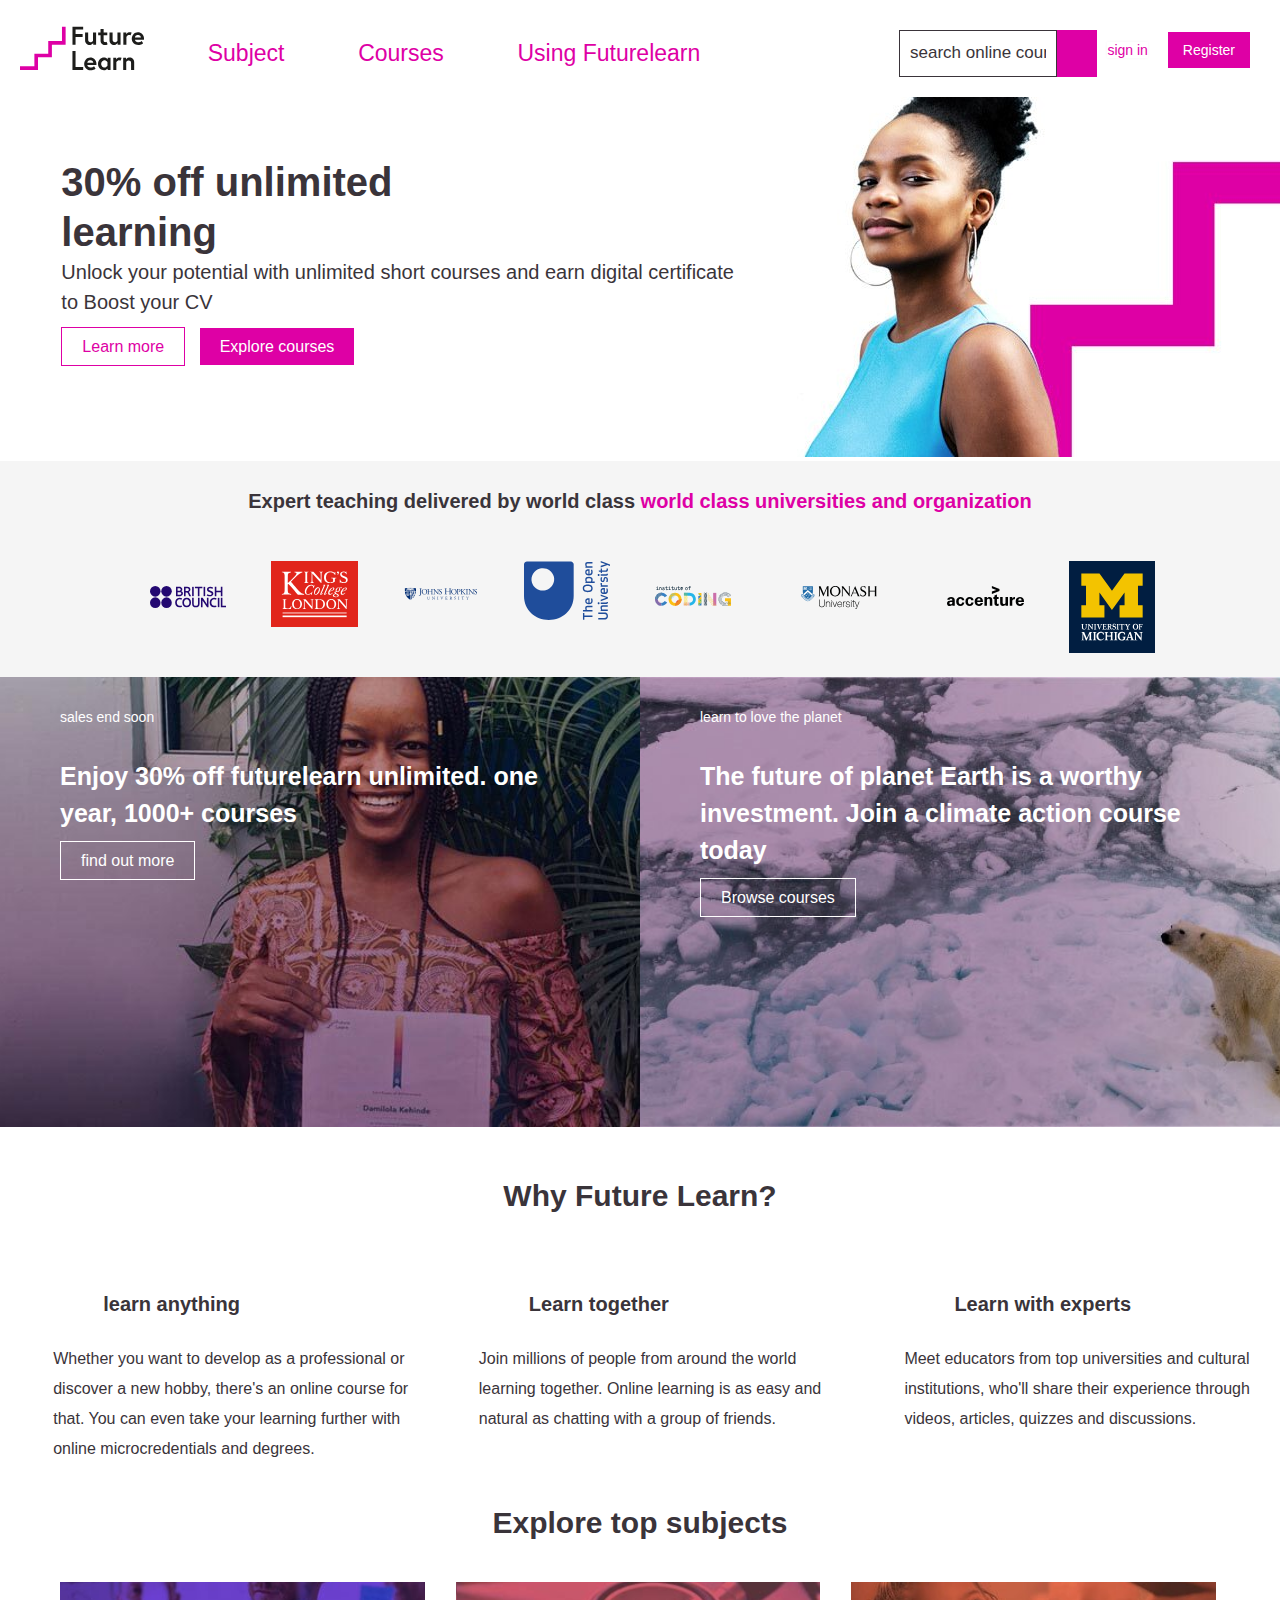
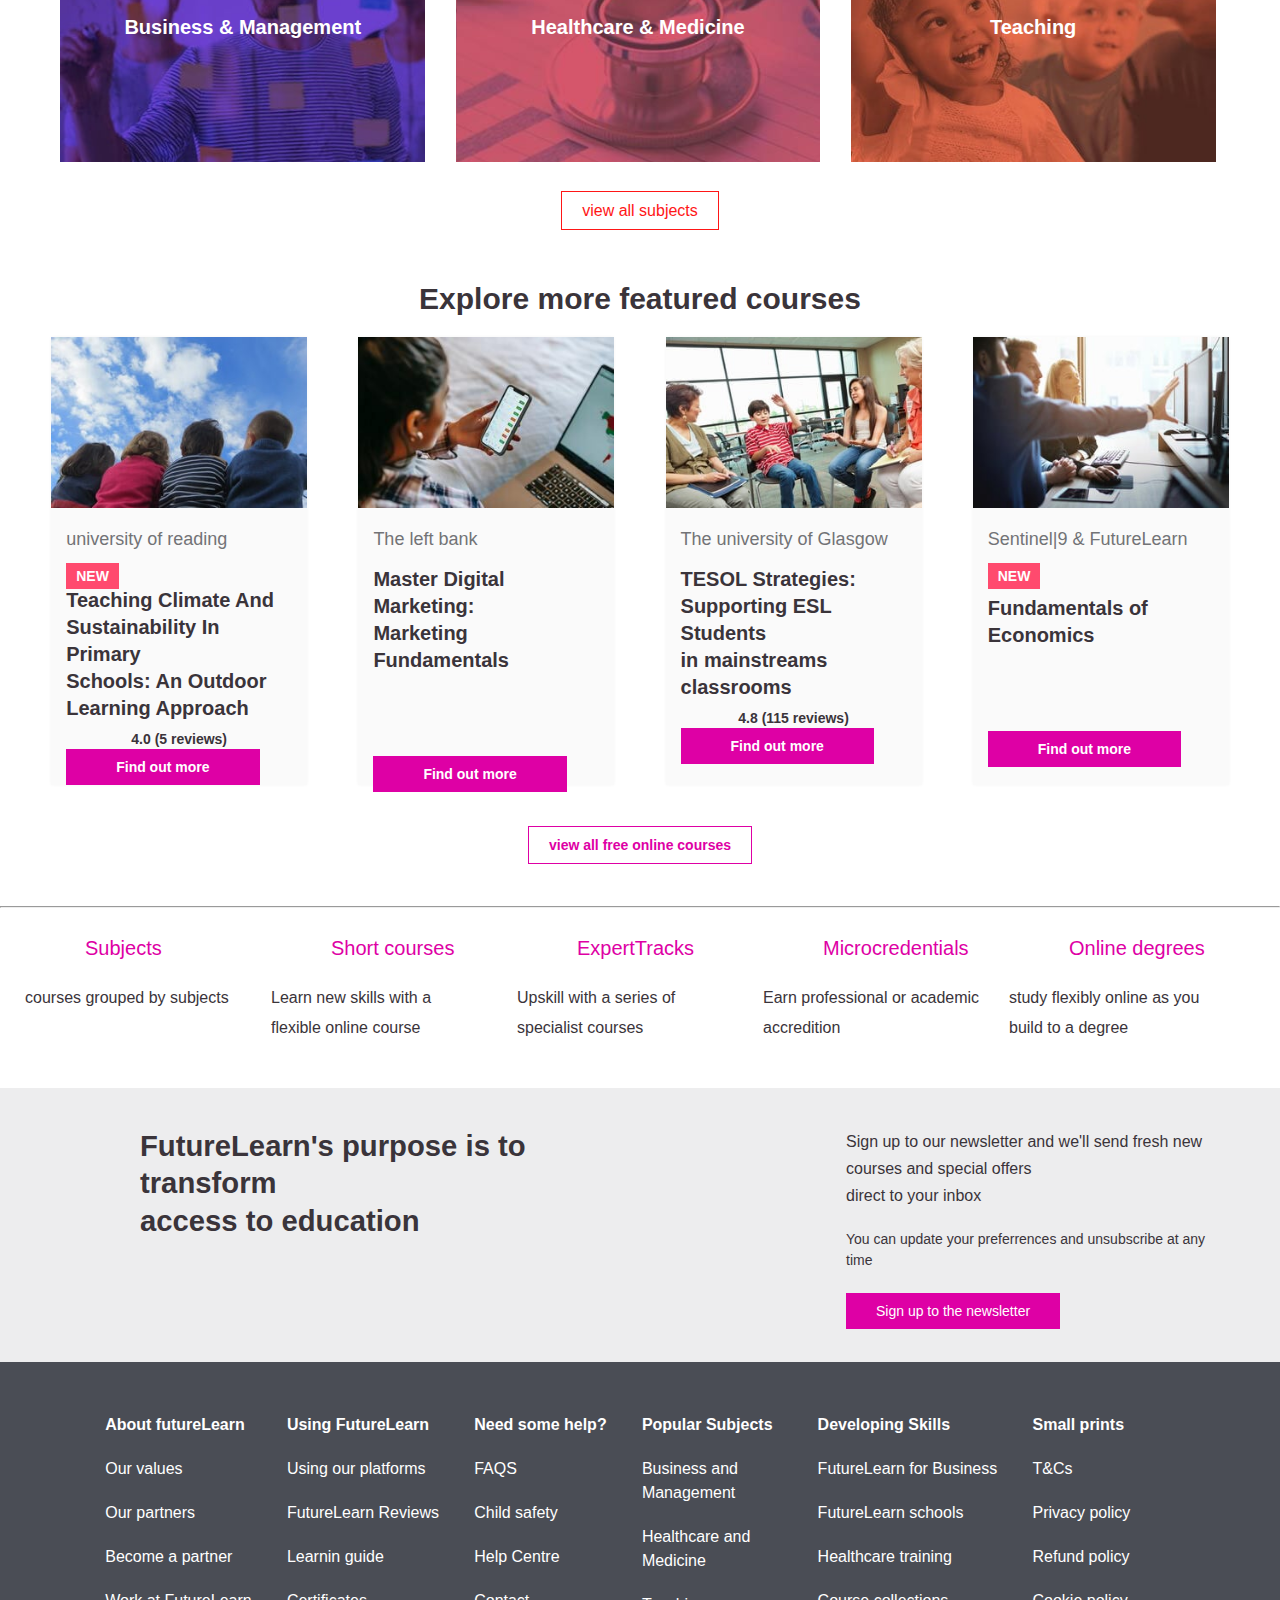
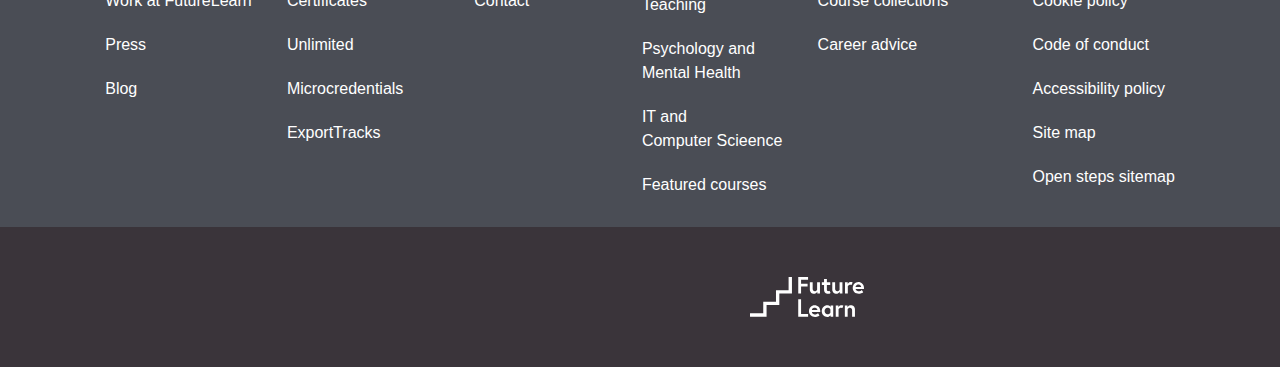
<file: index.html>
<!DOCTYPE html>
<html lang="en">
<head>
    <meta charset="UTF-8">
    <meta http-equiv="X-UA-Compatible" content="IE=edge">
    <meta name="viewport" content="width=device-width, initial-scale=1.0">
    <title>future learn</title>
    <link rel="stylesheet" href="./future.css">
</head>
<body>
     <section class="first">
         <nav class="navbar">
           <img src="./image/fl_logo-f9d7f37a61915a2fbf8a26cbb285fed0.svg" alt="" class="picture">
           <div class="toggle"></div>
           <ul class="navlist">
                <li class="navitem"><a href="#" class="navlink">Subject</a></li>
                <li class="navitem"><a href="#" class="navlink">Courses</a></li>
                <li class="navitem"><a href="#" class="navlink">Using Futurelearn</a></li>
           </ul>
           <ul class="navlist2">
              <div class="form"> 
                <input type="text" class="input" placeholder="search online courses">
                <button></button>
               </div>
             <li class="navitem"><a href="#" class="navlink2">sign in</a></li>
             <li class="navitem"><a href="#" class="navlink3">Register</a></li>
           </ul>
         </nav>
         <div class="ok">
           <div class="text1">
             <h2 class="we">30% off unlimited learning</h2>
             <p class="us">Unlock your potential with unlimited short courses and earn digital certificate<br> to Boost your CV</p>
             <a href="#" class="button">Learn more</a>
             <a href="#" class="button1">Explore courses</a>
           </div>
            <div class="girl">
                <img src="./image/billboard-homepage-600-e5464f06093c9fb26dfa8fd1c57c0344.jpg" alt="">
            </div> 
         </div>

         <div class="part2">
             <h4 class="ex">Expert teaching delivered by world class<span class="world"> world class universities and organization</span></h4>
            <div class="to"> 
              <div class="partyi">
                 <img src="./image/british.svg" alt="">
              </div>
              <div class="part">
              <img src="./image/kingscollege.svg" alt="">
              </div>
               <div class="partyi">
                 <img src="./image/john uni.svg" alt="">
               </div>
                 <div class="part">
                   <img src="./image/open university.svg" alt="">
                 </div>
                   <div class="partyi">
                      <img src="./image/coding.svg" alt="">
                   </div>
                       <div class="partyi">
                         <img src="./image/monash uni.svg" alt="">
                       </div>
                          <div class="partyi">
                             <img src="./image/accenture.svg" alt="">
                          </div>
                              <div class="part">
                                <img src="./image/michigan.svg" alt="">
                             </div>
                            </div>
         </div>

         <div class="background">
             <div class="bg1">
                <p class="sales">sales end soon</p>
                <h3 class="enjoy">Enjoy 30% off futurelearn unlimited. one<br> year, 1000+ courses</h3>
                <a href="#" class="btn1">find out more</a>
             </div>
             <div class="bg2">
                 <p class="sales">learn to love the planet</p>
                 <h3 class="enjoy">The future of planet Earth is a worthy<br> investment. Join a climate action course<br> today</h3>
                 <a href="#" class="btn1">Browse courses</a>
             </div>
         </div>

             <div class="mixed">
               <h2 class="why">Why Future Learn?</h2> 
               <div class="mixed2"> 
                    <div class="box2">
                      <h4 class="anything">learn anything</h4>
                        <p class="lisa">Whether you want to develop as a professional or<br>discover a new hobby, there's an online course for<br> that. You can even take your learning further with<br> online microcredentials and degrees.</p>
                    </div>
                      <div class="box2">
                      <h4 class="anything">Learn together</h4>
                        <p class="lisa">Join millions of people from around the world<br> learning together. Online learning is as easy and<br> natural as chatting with a group of friends.</p>
                    </div>
                      <div class="box2">
                         <h4 class="anything">Learn with experts</h4>
                           <p class="lisa">Meet educators from top universities and cultural<br> institutions, who'll share their experience through<br> videos, articles, quizzes and discussions.</p>
                     </div>
                    </div>
    
     <div class="subject">
         <h2 class="top">Explore top subjects</h2>
            <div class="subject2"> 
              <div class="bg3">
                 <h3 class="health">Business & Management</h3>
                     </div>
                        <div class="bg4">
                           <h3 class="health">Healthcare & Medicine</h3>
                               </div>
                                   <div class="bg5">
                                      <h3 class="health">Teaching</h3>
                                    </div>
                                  </div>
                 <div class="view">
                    <a href="#" class="btn2">view all subjects</a>
                        </div>
                                <h2 class="more">Explore more featured courses</h2>
                              <div class="bigbox">
                                 <div class="box4">
                                    <img src="./image/reading.jpg" alt="">
                                     <h3 class="of">university of reading</h3>
                                       <a href="#" class="btnnew">NEW</a>
                                         <p class="apro">Teaching Climate And<br> Sustainability In Primary<br> Schools: An Outdoor<br> Learning Approach</p>
                                             <p class="rev">4.0 (5 reviews)</p>
                                                <a href="#" class="btnfind">Find out more</a>
                                            </div>
                                                <div class="box4">
                                                  <img src="./image/bank.jpg" alt="">
                                                    <h3 class="of">The left bank</h3>
                                                       <p class="apro2">Master Digital Marketing:<br> Marketing Fundamentals</p>
                                                         <a href="#" class="btnfind2">Find out more</a>
                                                  </div>
                                                  <div class="box4">
                                                    <img src="./image/glasgow.jpg" alt="">
                                                     <h3 class="of">The university of Glasgow</h3>
                                                         <p class="apro">TESOL Strategies:<br> Supporting ESL Students<br> in mainstreams<br> classrooms</p>
                                                             <p class="rev2">4.8 (115 reviews)</p>
                                                                <a href="#" class="btnfind">Find out more</a>
                                                            </div> 
                                                     
                                                            <div class="box4">
                                                              <img src="./image/sentinel.jpg" alt="">
                                                               <h3 class="of">Sentinel|9 & FutureLearn</h3>
                                                                 <a href="#" class="btnnew">NEW</a>
                                                                   <p class="apro2">Fundamentals of<br> Economics</p>
                                                                          <a href="#" class="btnfind2">Find out more</a>
                                                                      </div>
                                                             </div>
                                                         <div class="hp"> 
                                                           <a href="#" class="btnfree">view all free online courses</a>
                                                           </div> 
                                                     </div>





                                                    <hr>                                              
 <div class="micro">
      <div class="micro2">
         <a href="#" class="textmicro">Subjects</a>
          <p class="spe">courses grouped by subjects</p>
      </div>

        <div class="micro2">
          <a href="#" class="textmicro">Short courses</a>
            <p class="spe">Learn new skills with a<br> flexible online course</p>
         </div>

 <div class="micro2">
   <a href="#" class="textmicro">ExpertTracks</a>
    <p class="spe">Upskill with a series of<br> specialist courses</p>
 </div>

       <div class="micro2">
         <a href="#" class="textmicro">Microcredentials</a>
           <p class="spe">Earn professional or academic<br> accredition</p>
            </div>

              <div class="micro2">
               <a href="#" class="textmicro">Online degrees</a>
                <p class="spe">study flexibly online as you<br> build to a degree</p>
              </div>
           </div>

           <div class="down1">
              <div class="purpose">
                 <h3>FutureLearn's purpose is to transform<br> access to education</h3>
              </div>
              <div class="purpose2">
                <h3 class="inbox">Sign up to our newsletter and we'll send fresh new courses and special offers<br> direct to your inbox</h3>
                <p class="pref">You can update your preferrences and unsubscribe at any time</p>
                  <a href="#" class="btnletter">Sign up to the newsletter</a>
               </div>
           </div>

<div class="down2">
     <div class="down3">
       <h4 class="abt">About futureLearn</h4>
        <ul>
           <li class="list">Our values</li>
            <li class="list">Our partners</li>
             <li class="list">Become a partner</li>
              <li class="list">Work at FutureLearn</li>
               <li class="list">Press</li>
                 <li class="list">Blog</li>
                   </ul>
           </div>
<div class="down3">
      <h4 class="abt">Using FutureLearn</h4>
        <ul>
           <li class="list">Using our platforms</li>
           <li class="list">FutureLearn Reviews</li>
           <li class="list">Learnin guide</li>
           <li class="list">Certificates</li>
           <li class="list">Unlimited</li>
           <li class="list">Microcredentials</li>
           <li class="list">ExportTracks</li>
        </ul>
</div>
   <div class="down3">
       <h4 class="abt">Need some help?</h4>
         <ul>
            <li class="list">FAQS</li>
            <li class="list">Child safety</li>
            <li class="list">Help Centre</li>
            <li class="list">Contact</li>
         </ul>
   </div>
  <div class="down3">
     <h4 class="abt">Popular Subjects</h4>
       <ul>
          <li class="list">Business and<br> Management</li>
          <li class="list">Healthcare and<br> Medicine</li>
          <li class="list">Teaching</li>
          <li class="list">Psychology and<br> Mental Health</li>
          <li class="list">IT and<br> Computer Scieence</li>
          <li class="list">Featured courses</li>
       </ul>
  </div> 
<div class="down3">
    <h4 class="abt">Developing Skills</h4>
      <ul>
         <li class="list">FutureLearn for Business</li>
         <li class="list">FutureLearn schools</li>
         <li class="list">Healthcare training</li>
         <li class="list">Course collections</li>
         <li class="list">Career advice</li>
      </ul>
</div>
<div class="down3">
  <h4 class="abt">Small prints</h4>
    <ul>
       <li class="list">T&Cs</li>
       <li class="list">Privacy policy</li>
       <li class="list">Refund policy</li>
       <li class="list">Cookie policy</li>
       <li class="list">Code of conduct</li>
       <li class="list">Accessibility policy</li>
       <li class="list">Site map</li>
       <li class="list">Open steps sitemap</li>
    </ul>
</div>
</div>

<div class="end">
     <div class="end2">
        <img src="./image/fl_logo_white-c86983d79b501de26c75ace66661985d.svg" alt="">
     </div>
</div>


            </div>


       
     
     
     
     
     
     
        </section>

</body>
</html>
</file>
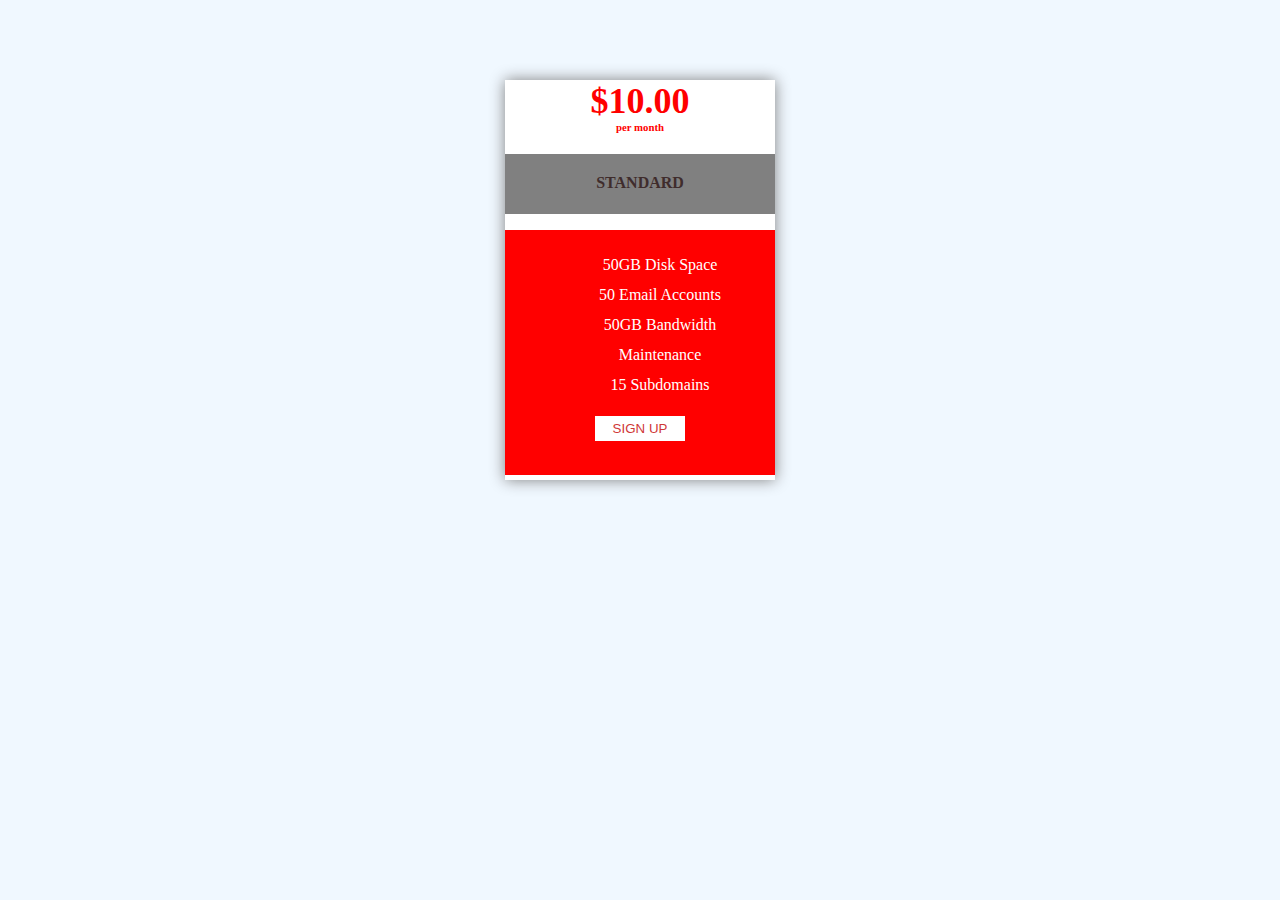
<file: image/card.html>
<!DOCTYPE html>
<html lang="en">
<head>
    <meta charset="UTF-8">
    <meta http-equiv="X-UA-Compatible" content="IE=edge">
    <meta name="viewport" content="width=device-width, initial-scale=1.0">
    <title>paymentcard</title>
    <link rel="stylesheet" href="./Card.css">
</head>
<body>
    <section class="section">
        <div class="container">
            <div action="" class="card">
                <div class="payment"> 
                    <h1>$10.00</h1> 
                </div>
                <div class="payment2">
                    <h5>per month</h5>
                </div>
                  <div class="text">
                      <h4 class="text2">STANDARD</h4>
                  </div>
                  <div class="list">
                      <ul>
                          <li class="disk">50GB Disk Space</li>
                          <li class="email">50 Email Accounts</li>
                          <li class="band">50GB Bandwidth</li>
                          <li class="main">Maintenance</li>
                          <li class="sub">15 Subdomains</li>
                      </ul>
                      <button class="sign">SIGN UP</button>
                  </div>

        </div>
        </div>
    </section>
</body>
</html>
</file>
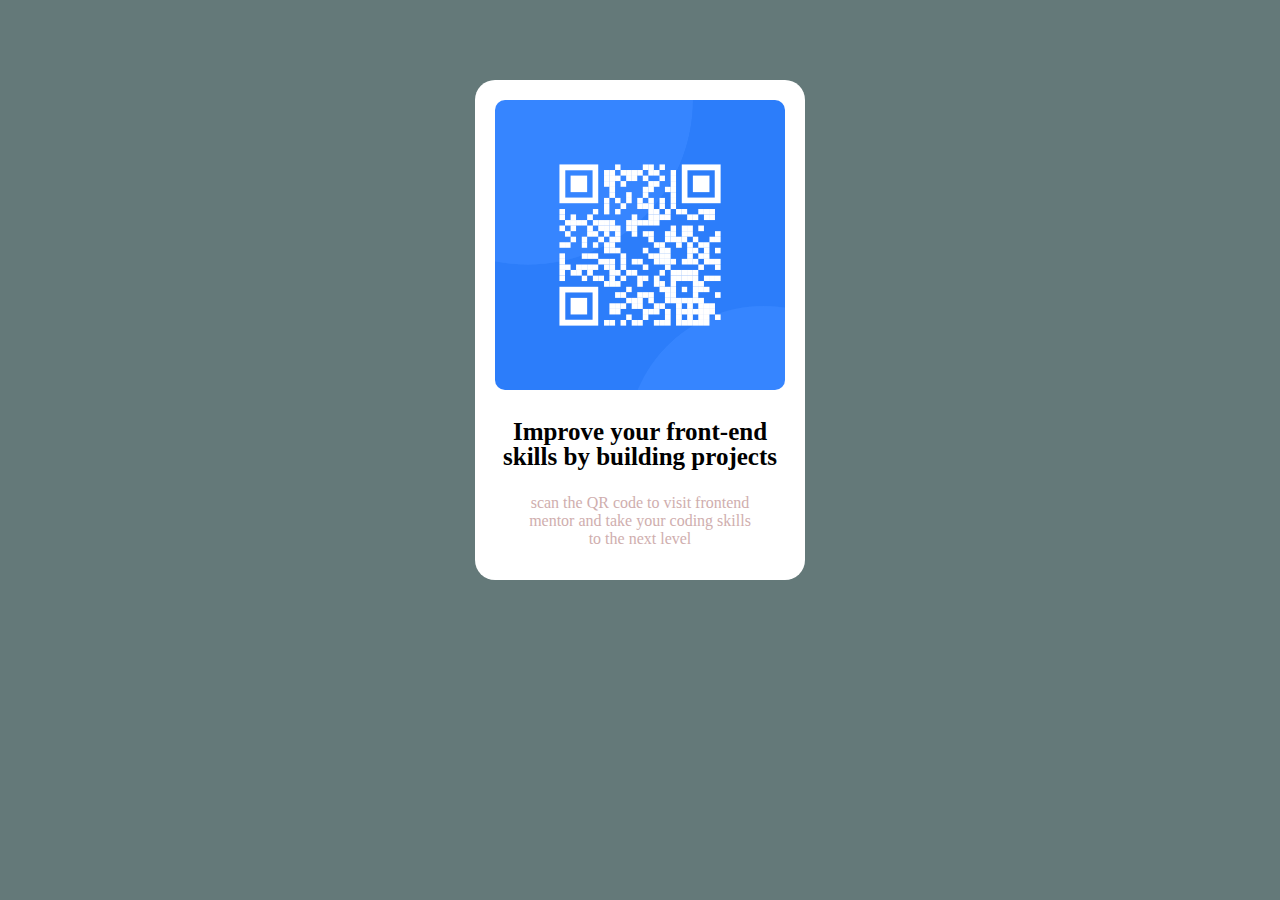
<file: image/qrcode.html>
<!DOCTYPE html>
<html lang="en">
<head>
    <meta charset="UTF-8">
    <meta http-equiv="X-UA-Compatible" content="IE=edge">
    <meta name="viewport" content="width=device-width, initial-scale=1.0">
    <title>qrcode</title>
    <link rel="stylesheet" href="./qrcode.css">
</head>
<body>
    <section class="section">
        <div class="container">
            <div action="" class="allsection">
                <img src="./image-qr-code.png">
                
               <h3 class="head">Improve your front-end skills by building projects</h3>
                <p class="text">scan the QR code to visit frontend<br>mentor and take your coding skills<br>to the next level</p> 
            </div>
        </div>
    </section>





</body>
</html>
</file>
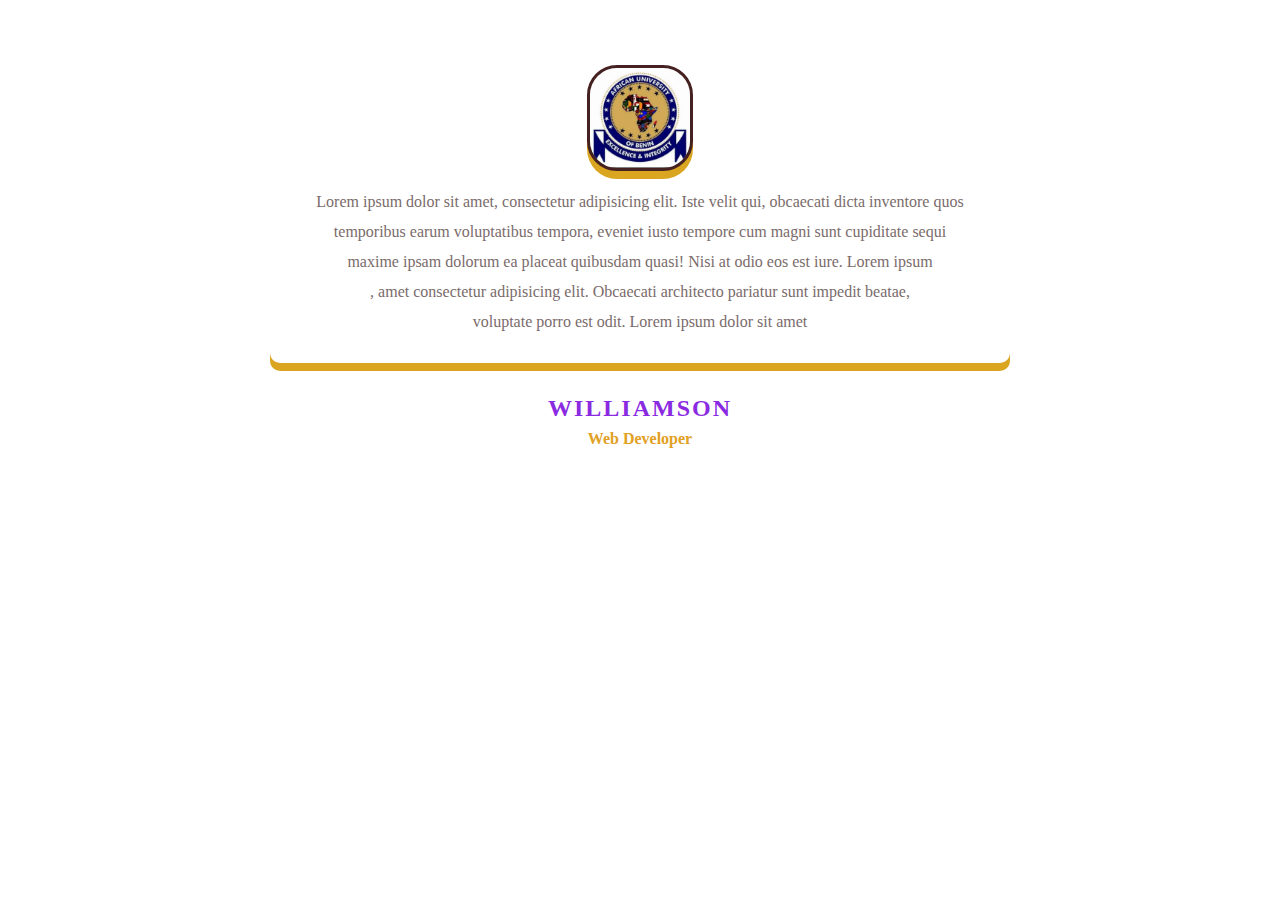
<file: image/testimonial.html>
<!DOCTYPE html>
<html lang="en">
<head>
    <meta charset="UTF-8">
    <meta http-equiv="X-UA-Compatible" content="IE=edge">
    <meta name="viewport" content="width=device-width, initial-scale=1.0">
    <title>Document</title>
    <link rel="stylesheet" href="./testimonial.css">
</head>
<body>
    <section class="section">
        <div class="everybody">
        <div class="container">
            <div class="general">
            <div class="pic">
                <img src="./AUB LOGO - Copy.jpg">
            </div>
            <p class="lorem">Lorem ipsum dolor sit amet, consectetur adipisicing elit. Iste velit qui, obcaecati dicta inventore quos temporibus earum voluptatibus tempora, eveniet iusto tempore cum magni sunt cupiditate sequi <br> maxime ipsam dolorum ea placeat quibusdam quasi! Nisi at odio eos est iure. Lorem ipsum  <br>, amet consectetur adipisicing elit. Obcaecati architecto pariatur sunt impedit beatae, <br> voluptate porro est odit. Lorem ipsum dolor sit amet  </p>
        </div>
         </div>
         <div class="title">
             <h2 class="name">WILLIAMSON</h2>
         <h4 class="course">Web Developer</h4>
         </div>
        </div>
   </section>
</file>
<file: future.css>
*{
    margin: 0;
    padding: 0;
    box-sizing: border-box;
    font-family: Europa, "Helvetica Neue", Arial, sans-serif
}
.navbar{
    width: 100%;
    background: white;
    padding: 20px 20px;
    display: flex;
    flex-direction: row;
    flex-wrap: wrap;
    justify-content: space-between;
}
.picture{
    width: 10%;
    cursor: pointer;
}
.navlist{
    width: 50%;
    list-style: none;
    display: flex;
    justify-content: space-evenly;
    margin-top: 10px;
    font-size: 23px;
    /* padding-left: 10px; */
    
}
.navlink:hover{
    color: rgb(45, 62, 248);
}
.navlist2{
    width: 40%;
    list-style: none;
    justify-content: flex-end;
    margin-top: 10px;
    display: flex;
}
.navlink{
    text-decoration: none;
    color: #DE00A5;
    transition: all, 1s linear;
}
.navitem{
    padding: 10px;
}.navlink2{
    text-decoration: none;
    color: #DE00A5;
    box-shadow: 0 0 0.2rem whitesmoke;
    font-size: 14px;
    line-height: 21px;
    transition: all, 1s linear;
}
.navlink2:hover{
    color: rgb(45, 62, 248);
}
.navlink3{
    text-decoration: none;
    color: white;
    font-size: 14px;
    line-height: 21px;
    background: #DE00A5;
    padding: 10px 15px;
    transition: all, 1s linear;
}
.navlink3:hover{
    background: rgb(45, 62, 258);
}
.form{
    display: flex;
    width: 40%;
}
.form ::placeholder{
    font-size: 17px;
    color: rgb(58, 52, 58);
}

.input{
    width: 100%;
    padding: 10px; 
    border: 1px solid rgb(58, 52, 58);
}
.form button{
    background-color: #DE00A5;
    padding-left: 20px;
    padding-right: 20px;
    border: none;
    cursor: pointer;
}
.form button:hover{
    background-color: rgb(45, 62, 248);
}
.toggle{
    display: none;
}
/* media query for navbar */
@media(max-width: 576px){
   .navbar{
       flex-direction: column;
   }  
   .navlist{
       display: none;
   }
   .form{
       display: none;
   }
   .navlink2{
       display: none;
   }
}

.ok{
    background: white;
    display: flex;
    flex-direction: row;
    flex-wrap: wrap;
    /* padding: 10px; */
    width: 100%;
    justify-content: space-around;
}
.we{
    width: 60%;
    justify-content: flex-start;
    margin-left: 50px;
    padding-top: 60px;
    font-size: 40px;
    line-height: 50px;
    color: rgb(58, 52, 58);
}
.us{
    margin-left: 50px;
    font-size: 20px;
    line-height: 30px;
    color: rgb(58, 52, 58);

}
.girl{
    width: 40%;
}
.button{
    font-size: 16px;
    text-decoration: none;
    line-height: 60px;
    color: #DE00A5;
    background: white;
    border: 1px solid #DE00A5;
    margin-left: 50px;
    transition: all, 1s linear;
    padding: 10px 20px;
}
.button:hover{
    color: rgb(45, 62, 248);
    border: 1px solid rgb(45, 62, 258);
}
.button1{
    font-size: 16px;
    text-decoration: none;
    line-height: 60px;
    color: white;
    padding: 10px 20px;
    background: #DE00A5;
    margin: 10px;
    transition: all, 1s linear;
}
.button1:hover{
    background: rgb(45, 62, 248);
}
.part2{
    background: whitesmoke;
    width: 100%;
}
.world{
     color: #DE00A5;
     cursor: pointer;
     transition: all, 1s linear;
     font-size: 20px;
     line-height: 30px;
}
.world:hover{
    color: rgb(45, 62, 248);
}
.ex{
    text-align: center;
    color: rgb(58, 52, 58);
    font-size: 20px;
    line-height: 30px;
    padding: 25px;
}
.to{
    width: 100%;
    display: flex;
    flex-direction: row;
    flex-wrap: wrap;
    justify-content: center;
    padding: 10px 50px;
}
.part{
    width: 9%;
    padding: 10px;
    cursor: pointer;
}
.partyi{
    width: 9%;
    margin: 20px;
    padding: 15px;
    cursor: pointer;
}
.background{
    width: 100%;
    display: flex;
    flex-direction: row;
    flex-wrap: wrap;
}
.bg1{
    width: 50%;
    background: url('./image/face.jpg');
    height: 50vh;
    background-size: cover;
    background-position: bottom;
    background-attachment: scroll;
}
.bg2{
    width: 50%;
    background: url('./image/dog.jpg');
    height: 50vh;
    background-size: cover;
    background-position: bottom;
    background-attachment: scroll;
}
.sales{
    font-size: 14px;
    line-height: 21px;
    color: rgb(255, 255, 255);
    margin: 30px 60px;
}
.enjoy{
    font-size: 25px;
    line-height: 37.2px;
    color: rgb(255, 255, 255);
    margin: 20px 60px;
}
.btn1{
    text-decoration: none;
    color: rgb(255, 255, 255);
    padding: 10px 20px;
    border: 1px solid rgb(255, 255, 255);
    margin: 30px 60px;
    transition: all, 1s linear;
}
.btn1:hover{
    background: rgb(45, 62, 248);
}
.mixed2{
    background: white;
    width: 100%;
    display: flex;
    flex-direction: row;
    flex-wrap: wrap;
    justify-content: space-evenly;
}
.box2{
    width: 33%;
    
}
.why{
    font-size: 30px;
    line-height: 37.7px;
    color: rgb(58, 52, 58);
    text-align: center;
    padding: 50px 20px;

}
.anything{
    font-size: 20px;
    line-height: 20px;
    color: rgb(58, 52, 58);
    padding: 30px 20px;
    margin-left: 80px;
}
.lisa{
    font-size: 16px;
    line-height: 30px;
    color: rgb(58, 52, 58);
    margin-left: 50px;
}
.top{
    font-size: 30px;
    line-height: 37.5px;
    color: rgb(58, 52, 58);
    text-align: center;
    margin: 40px 30px;
}
.subject2{
    width: 95%;
    display: flex;
    flex-direction: row;
    flex-wrap: wrap;
    justify-content: space-evenly;
    margin: auto 30px;

}
.bg3{
    width: 30%;
    background: url(./image/business.jpg);
    height: 20vh;
    background-size: cover;
    background-position: center;
    background-attachment: scroll;
    /* margin: auto 40px; */
    /* padding: 20px 30px; */
    cursor: pointer;
}
.health{
    font-size: 20px;
    line-height: 30px;
    color: rgb(255, 255, 255);
    text-align: center;
    padding: 30px 10px;
}
.bg4{
    width: 30%;
    background: url(./image/medicine.jpg);
    height: 20vh;
    background-size: cover;
    background-position: center;
    background-attachment: scroll;
    /* padding: auto 10px; */
    cursor: pointer;
}
.bg5{
    width: 30%;
    background: url(./image/teaching.jpg);
    height: 20vh;
    background-size: cover;
    background-position: center;
    background-attachment: scroll;
    /* margin-right: 10px; */
    cursor: pointer; 
}
.btn2{
    text-decoration: none;
    color: rgb(255, 22, 22);
    border: 1px solid rgb(255, 22, 22);
    background: white;
    padding: 10px 20px;
    transition: all, 1s linear;
    
}
.btn2:hover{
    color: rgb(45, 62, 258);
    border: 1px solid rgb(45, 62, 258);
}
.view{
    text-align: center;
    margin: 40px 40px;
}
.more{
    text-align: center;
    font-size: 30px;
    line-height: 37.5px;
    color: rgb(58, 52, 58);
    padding: 20px 30px;
}
.bigbox{
    /* width: 100%; */
    display: flex;
    flex-direction: row;
    flex-wrap: wrap;
    /* padding: 10px 80px; */
    justify-content: space-evenly;
    /* margin-right: 60px; */
    /* margin-left: 60px; */
}
.box4{
    width: 20%;
    /* padding: 20px 5px; */
    /* margin-left: 20px; */
    /* margin-right: 30px; */
    cursor: pointer;
    background: #FAFAFA;
    transition: all, 1s linear;
    box-shadow: 0 0 0.2rem whitesmoke;
    
}
.box4:hover{
    background: #EDEDEE;
}

.box4 img{
    width: 100%;
}
.of{
    font-size: 18PX;
    font-weight: 400;
    line-height: 24px;
    color: rgb(114, 115, 118);
    margin: 15px 15px;
}
.btnnew{
    color: rgb(255, 255, 255);
    text-decoration: none;
    background: #FF4A6E;
    font-size: 14px;
    font-weight: 700;
    line-height: 21px;
    padding: 5px 10px;
    margin: auto 15px;
}

.apro{
    font-size: 20px;
    font-weight: 700;
    line-height: 27px;
    color: rgb(58, 52, 58);
    margin: auto 15px;
}
.apro2{
    font-size: 20px;
    font-weight: 700;
    line-height: 27px;
    color: rgb(58, 52, 58);
    margin-left: 15px;
    margin-right: 15px;
    margin-bottom: 90px;
    margin-top: 8px;
}
.rev{
    font-size: 14px;
    font-weight: 700;
    line-height: 15px;
    color: rgb(58, 52, 58);
    text-align: center;
    /* margin-bottom: 30px; */
    padding: 10px;
}
.rev2{
    font-size: 14px;
    font-weight: 700;
    line-height: 15px;
    color: rgb(58, 52, 58);
    text-align: center;
    /* margin-bottom: 30px; */
    padding: 10px;
}
.btnfind{
    text-decoration: none;
    color: rgb(255, 255, 255);
    background: #DE00A5;
    transition: all, 1s linear;
    font-size: 14px;
    font-weight: 700;
    line-height: 21px;
    padding: 10px 50px;
    margin-left: 15px;
    margin-right: 15px;
    /* margin-top: 20px; */
}
.btnfind:hover{
    background: rgb(45, 62, 258);
}
.btnfind2{
    text-decoration: none;
    color: rgb(255, 255, 255);
    background: #DE00A5;
    font-size: 14px;
    font-weight: 700;
    line-height: 21px;
    padding: 10px 50px;
    margin: auto 15px;
}
.btnfind2:hover{
    background: rgb(45, 62, 258);
}
.btnfree{
    text-decoration: none; 
    font-size: 14px;
    line-height: 21px;
    font-weight: 700;
    color: #DE00A5;
    border: 1px solid #DE00A5;
    padding: 10px 20px;
    background: white;
    transition: all, 1s linear;
}
.btnfree:hover{
    color: rgb(37, 65, 252);
    border: 1px solid rgb(37, 65, 252);
}
.hp{
    text-align: center;
    margin: 50px 40px;
}
.micro{
    display: flex;
    width: 100%;
    flex-direction: row;
    flex-wrap: wrap;
    margin: 10px auto;
    padding: 15px 25px;
    justify-content: space-evenly;
}
.micro2{
    width: 20%;
    /* padding: 25px 20px; */
    /* margin-right: 20px; */
}
.textmicro{
    text-decoration: none;
    font-size: 20px;
    line-height: 30px;
    color: #DE00A5;
    margin: 20px 20px;
    /* margin-left: 90px; */
    margin-left: 60px;
}
.textmicro:hover{
    color: rgb(37, 65, 252);
}
.spe{
    font-size: 16px;
    font-weight: 500;
    line-height: 30px;
    color: rgb(58, 52, 58);
    margin: 20px auto;
    
}
.down1{
    width: 100%;
    display: flex;
    flex-direction: row;
    flex-wrap: wrap;
    background-color: #EDEDEE;
    justify-content: space-between;
}
.purpose{
    width: 40%;
    margin: 40px 90px;
    font-size: 25px;
    font-weight: 700;
    line-height: 37.5px;
    color: rgb(58, 52, 58);
    padding-left: 50px;
}
.purpose2{
    width: 30%;
    margin: 40px 50px;
}
.inbox{
    font-size: 16px;
    font-weight: 500;
    line-height: 27px;
    color: rgb(58, 52, 58);
}
.pref{
    font-size: 14px;
    font-weight: 400;
    line-height: 21px;
    color: rgb(58, 52, 58);
    padding-top: 20px;
    padding-bottom: 30px;
}
.btnletter{
    text-decoration: none;
    color: rgb(255, 255, 255);
    background-color: #DE00A5;
    padding: 10px 30px;
    font-size: 14px;
    line-height: 21px;
    transition: all, 1s linear;
}
.btnletter:hover{
    background-color: rgb(45, 62, 248);
}
.down2{
    width: 100%;
    display: flex;
    flex-direction: row;
    flex-wrap: wrap;
    background-color: #4A4D55;
    padding: 30px 70px;
    justify-content: space-evenly;
}
.abt{
    font-size: 16px;
    font-weight: 700;
    line-height: 25px;
    color: rgb(255, 255, 255);
    margin-top: 20px;
}
.list{
    list-style: none;
    transition: all, 1s linear;
    cursor: pointer;
    color: rgb(255, 255, 255);
    font-size: 16px;
    font-weight: 400;
    line-height: 24px;
    margin-top: 20px;
}
.list:hover{
    text-decoration: underline;
}
.end{
    width: 100%;
    display: flex;
    flex-direction: row;
    flex-wrap: wrap;
    background-color: #3A343A;
    justify-content: space-evenly;
    padding-left: 90px;
}
.end2{
    display: flex;
    width: 30%;
    flex-direction: row;
    flex-wrap: wrap;
    justify-content: flex-end;
    margin: 50px auto;
    /* padding-right: 30px; */
    cursor: pointer;
}
</file>
<file: image/Card.css>
body{
    background-color: aliceblue;
}
.card{
     width: 270px;
     height: 400px;
     background-color: white;
     /* padding: 20px 20px; */
     margin: auto;
     margin-top: 80px;
     box-shadow: 0 0 0.9rem gray;
     /* text-align: center; */
}
.payment{
    color: red;
    text-align: center;
    /* line-height: 4px; */
    font-weight: bold;
    font-size: large;
}
.payment2{
    color: red;
    text-align: center;
    font-size: small;
    font-weight: 100;
    margin-top: -25px;
}
.text{
    text-align: center;
    color: rgb(63, 44, 44);
    background-color: gray;
    width: 270px;
    height: 60px;
    /* margin-left: -20px; */
    /* margin-right: -40px; */

}
.text2{
       padding-top: 20px;
    
}
.list{
    text-align: center;
    /* padding-top: -3px; */
    /* padding: 3px auto; */
    background-color: red;
    width: 270px;
    height: 245px;
    /* margin: auto 10px; */
    /* padding: auto 10px; */
    
    
    
    
    
    
}
.disk{
    color: white;
    /* text-align: center; */
    padding-top: 20px;
    line-height: 30px;
    
    
    /* font-weight: medium; */
    /* font-size: medium; */
}
.email{
       color: white;
       text-align: center;
       line-height: 30px;
       /* margin: 5px 5px; */
}
.band{
      color: white;
      text-align: center;
      line-height: 30px;
      /* margin: 5px 5px; */
}
.main{
     color: white;
     text-align: center;
     line-height: 30px;
     /* margin: 5px 5px; */
}
.sub{
     color: white;
     text-align: center;
     line-height: 30px;
     /* margin: 5px 5px; */
}
.sign{
    background-color: white;
    border: 2px  rgb(184, 172, 172);
    color: rgb(207, 55, 55);
    cursor: pointer;
    text-align: center;
    width: 90px;
    height: 25px;
    margin-right: 40px;
    margin-left: 40px;
    padding: 20px -5px;
}

ul{
    list-style: none;
}
</file>
<file: image/qrcode.css>
body{
    background-color: #647979;
}
.allsection{
    width: 290px;
    height: 460px;
    background-color: white;
    padding: 20px 20px;
    margin: auto;
    border-radius: 20px;
    margin-top: 80px;

}

img{
    width: 290px;
    margin: auto;
    border-radius: 10px;

}
.head{
    color: black;
    text-align: center;
    font-weight: medium;
    font-size: 25px;
    line-height: 25px; 
}
.text{
    color: rgb(207, 174, 174);
    text-align: center;
    font-weight: medium;
    font-size: medium;
    

}
</file>
<file: image/testimonial.css>
body{
    background-color: white;
}
.pic{
    width: 100px;
    height: 100px;
    border-radius: 30px;
    border: 3px solid rgb(70, 33, 33);
    overflow: hidden;
    background-color: gray;
    margin: 15px auto;
    box-shadow: 0 0.5rem goldenrod;
}
.container{
      width: 700px;
      /* height: 500px; */
      margin: 40px auto;
      padding: 10px 20px;
      /* padding-bottom: 20px; */
      background-color: white;
      text-align: center;
      box-shadow: 0 0.5rem goldenrod;
      border: none;
      border-radius: 10px;
      
}
.pic img{
    width: 100%;
    
}
.general{
     color: rgb(122, 107, 107);
     box-shadow: 0 0 0.5 rgb(196, 137, 19);
     border: none;
}
.name{
    color: blueviolet;
    letter-spacing: 2px;
    }
.course{
        color: rgb(226, 160, 36);
    }
.lorem{
    line-height: 30px;
}
.title{
    text-align: center;
    line-height: 10px;
    /* padding: auto 100px; */
}
/* .everybody{ */
    /* margin: 100px auto; */
/* } */
/* .section{ */
    /* padding: 100px auto; */
/* } */
</file>
